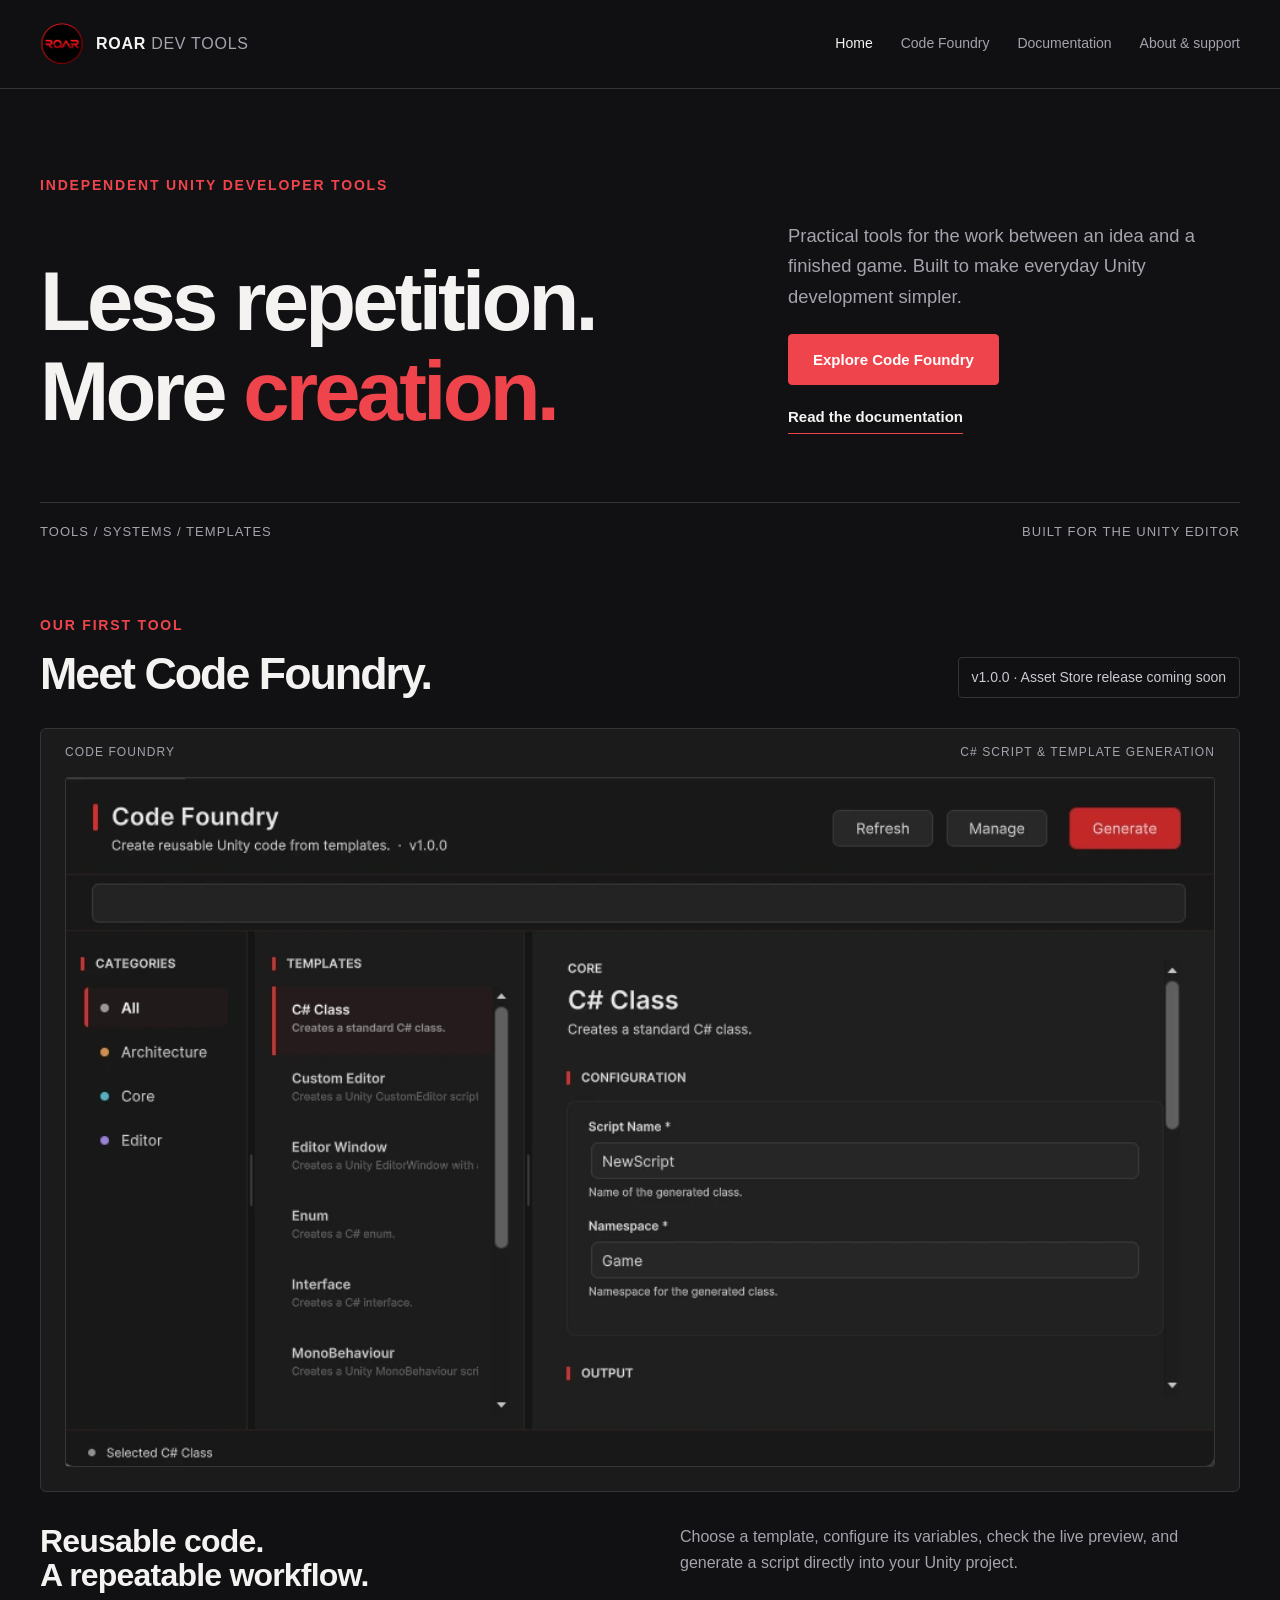
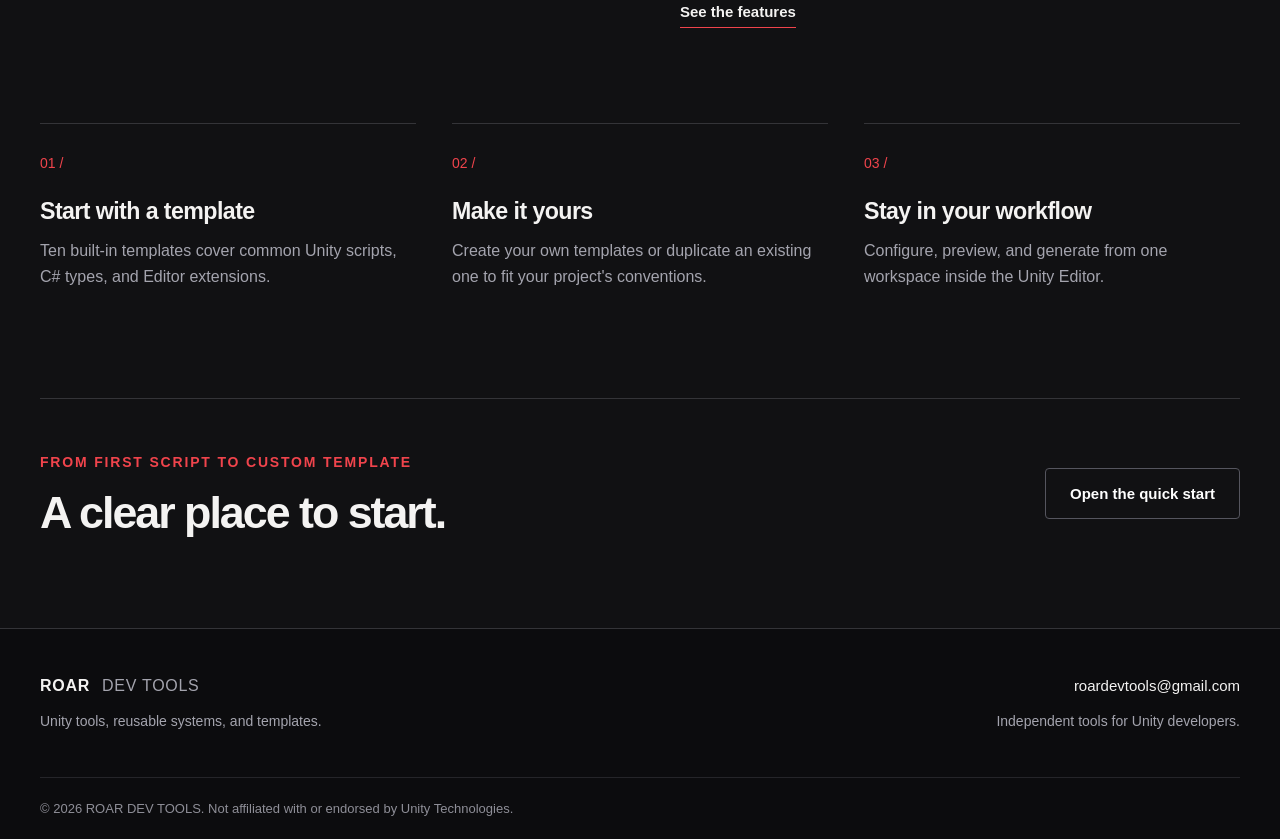
<file: index.html>
<!doctype html><html lang="en"><head><meta charset="utf-8"><meta name="viewport" content="width=device-width,initial-scale=1"><title>Tools for your next build | ROAR DEV TOOLS</title><meta name="description" content="ROAR DEV TOOLS creates Unity editor tools, reusable systems, and templates. Discover Code Foundry, our C# script generation tool."><meta name="theme-color" content="#111113"><link rel="icon" href="assets/brand-mark.svg" type="image/svg+xml"><link rel="stylesheet" href="style.css"></head><body><a class="skip" href="#main">Skip to content</a><header class="site-header"><div class="shell header-inner"><a class="brand" href="index.html"><img src="assets/brand-mark.svg" alt="ROAR DEV TOOLS logo" width="44" height="44"><span>ROAR <span class="muted">DEV TOOLS</span></span></a><nav aria-label="Main navigation"><a href="index.html" aria-current="page">Home</a><a href="code-foundry.html">Code Foundry</a><a href="docs.html">Documentation</a><a href="support.html">About & support</a></nav></div></header><main id="main"><section class="hero shell"><div class="eyebrow">INDEPENDENT UNITY DEVELOPER TOOLS</div><div class="hero-grid"><div><h1>Less repetition.<br>More <em>creation.</em></h1></div><div class="hero-copy"><p>Practical tools for the work between an idea and a finished game. Built to make everyday Unity development simpler.</p><a class="button" href="code-foundry.html">Explore Code Foundry</a><a class="text-link" href="docs.html">Read the documentation</a></div></div><div class="hero-rule"><span>TOOLS / SYSTEMS / TEMPLATES</span><span>BUILT FOR THE UNITY EDITOR</span></div></section><section class="shell featured"><div class="section-heading"><div><div class="eyebrow">OUR FIRST TOOL</div><h2>Meet Code Foundry.</h2></div><span class="badge">v1.0.0 · Asset Store release coming soon</span></div><div class="product-frame"><div class="frame-top"><span>CODE FOUNDRY</span><span>C# SCRIPT & TEMPLATE GENERATION</span></div><a href="code-foundry.html"><img src="assets/editor.webp" alt="Code Foundry Unity Editor window with categories, templates, and script configuration" width="936" height="562"></a></div><div class="feature-under"><h3>Reusable code.<br>A repeatable workflow.</h3><div><p>Choose a template, configure its variables, check the live preview, and generate a script directly into your Unity project.</p><a class="text-link" href="code-foundry.html">See the features</a></div></div></section><section class="shell pillars"><article><span class="number">01 /</span><h3>Start with a template</h3><p>Ten built-in templates cover common Unity scripts, C# types, and Editor extensions.</p></article><article><span class="number">02 /</span><h3>Make it yours</h3><p>Create your own templates or duplicate an existing one to fit your project's conventions.</p></article><article><span class="number">03 /</span><h3>Stay in your workflow</h3><p>Configure, preview, and generate from one workspace inside the Unity Editor.</p></article></section><section class="shell support-strip"><div><div class="eyebrow">FROM FIRST SCRIPT TO CUSTOM TEMPLATE</div><h2>A clear place to start.</h2></div><a class="button secondary" href="docs.html">Open the quick start</a></section></main><footer><div class="shell footer-grid"><div><a class="brand" href="index.html">ROAR <span class="muted">DEV TOOLS</span></a><p>Unity tools, reusable systems, and templates.</p></div><div><a href="mailto:roardevtools@gmail.com">roardevtools@gmail.com</a><p>Independent tools for Unity developers.</p></div></div><div class="shell legal">© 2026 ROAR DEV TOOLS. Not affiliated with or endorsed by Unity Technologies.</div></footer></body></html>
</file>
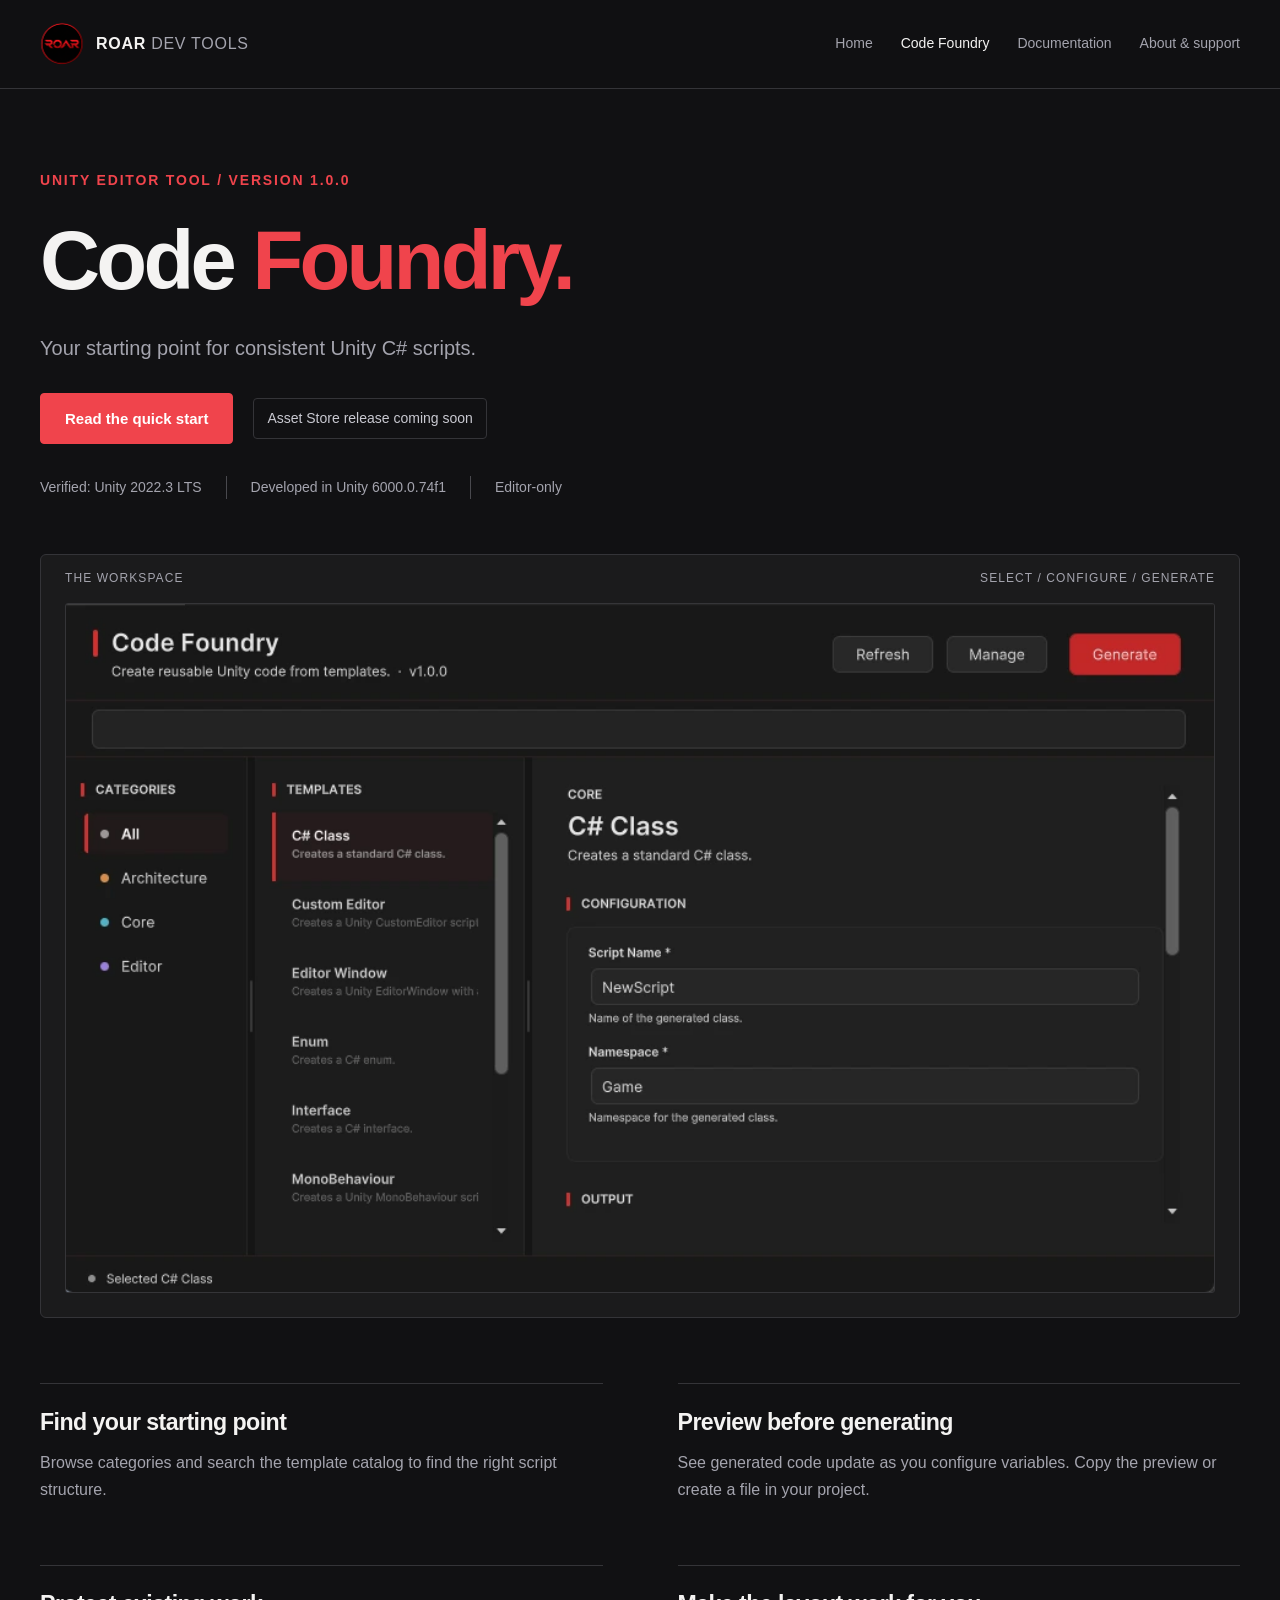
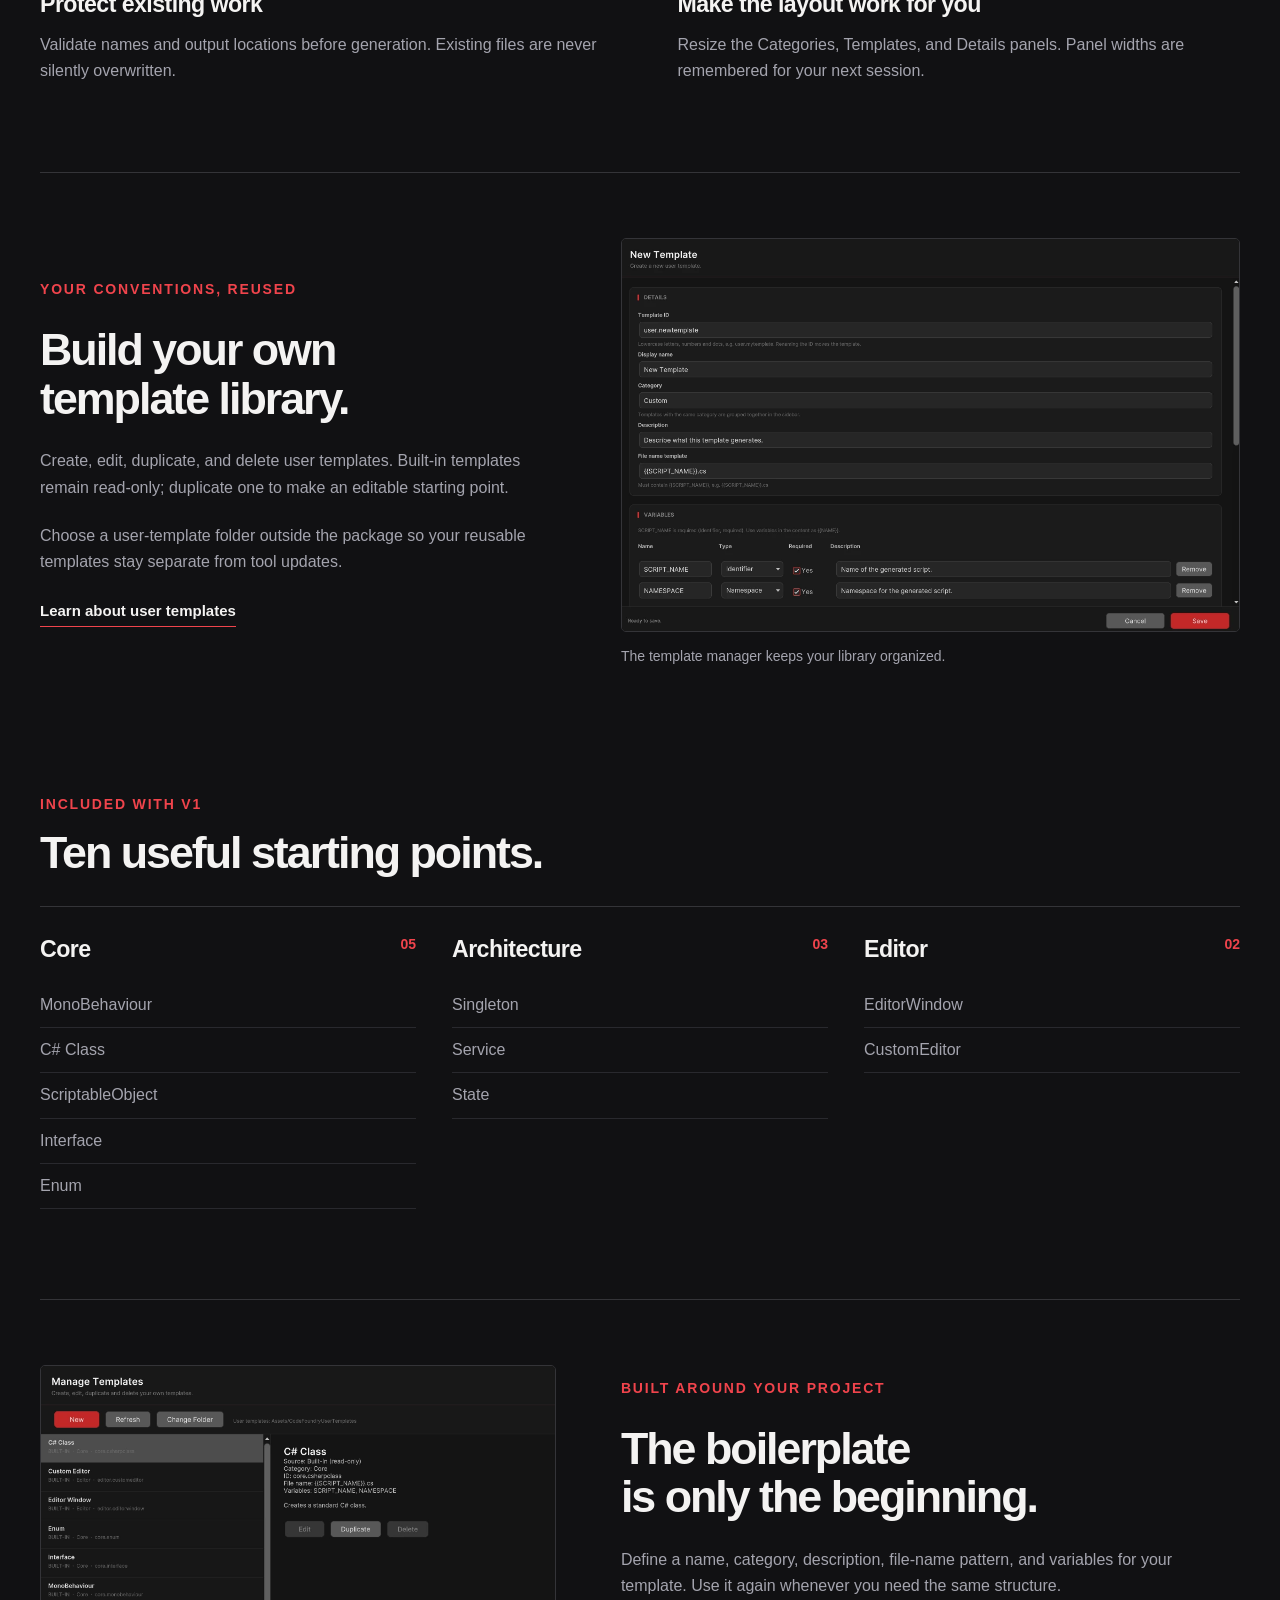
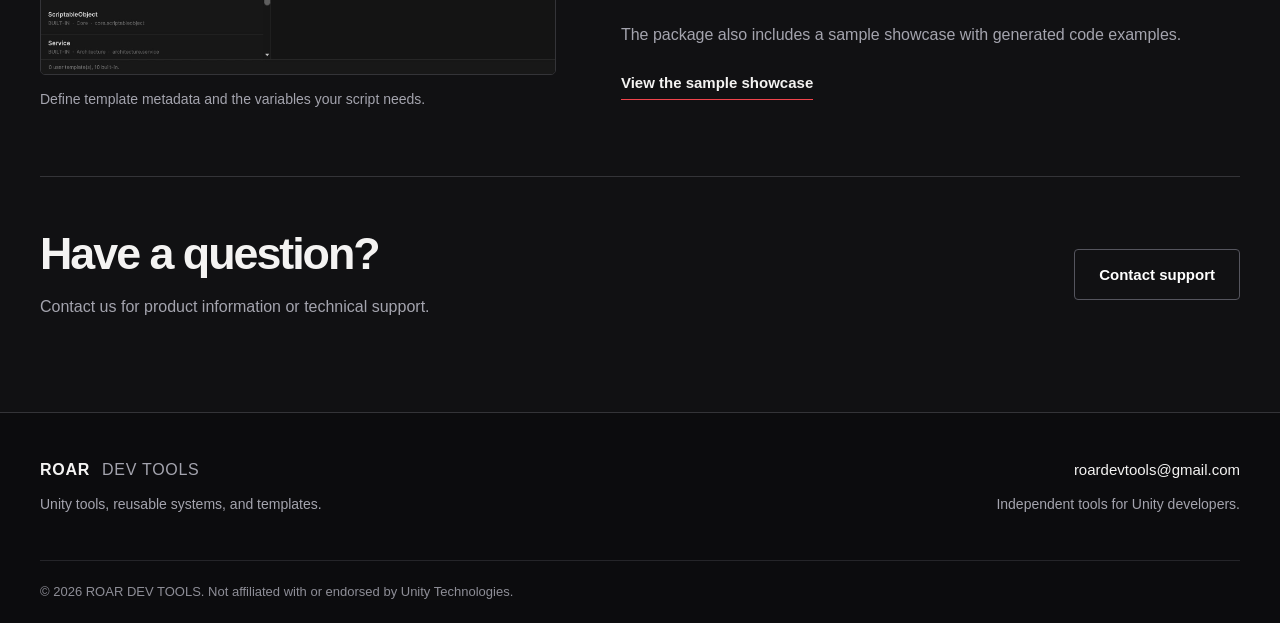
<file: code-foundry.html>
<!doctype html><html lang="en"><head><meta charset="utf-8"><meta name="viewport" content="width=device-width,initial-scale=1"><title>Code Foundry | ROAR DEV TOOLS</title><meta name="description" content="Generate Unity C# scripts with ten built-in templates, live preview, and custom template management in Code Foundry."><meta name="theme-color" content="#111113"><link rel="icon" href="assets/brand-mark.svg" type="image/svg+xml"><link rel="stylesheet" href="style.css"></head><body><a class="skip" href="#main">Skip to content</a><header class="site-header"><div class="shell header-inner"><a class="brand" href="index.html"><img src="assets/brand-mark.svg" alt="ROAR DEV TOOLS logo" width="44" height="44"><span>ROAR <span class="muted">DEV TOOLS</span></span></a><nav aria-label="Main navigation"><a href="index.html">Home</a><a href="code-foundry.html" aria-current="page">Code Foundry</a><a href="docs.html">Documentation</a><a href="support.html">About & support</a></nav></div></header><main id="main"><section class="shell page-intro"><div class="eyebrow">UNITY EDITOR TOOL / VERSION 1.0.0</div><h1>Code <em>Foundry.</em></h1><p class="lead">Your starting point for consistent Unity C# scripts.</p><div class="intro-actions"><a class="button" href="docs.html">Read the quick start</a><span class="badge">Asset Store release coming soon</span></div><div class="compat"><span>Verified: Unity 2022.3 LTS</span><span>Developed in Unity 6000.0.74f1</span><span>Editor-only</span></div></section><section class="shell"><div class="product-frame"><div class="frame-top"><span>THE WORKSPACE</span><span>SELECT / CONFIGURE / GENERATE</span></div><img src="assets/editor.webp" alt="Code Foundry's main Editor window" width="936" height="562"></div></section><section class="shell feature-grid"><article><h3>Find your starting point</h3><p>Browse categories and search the template catalog to find the right script structure.</p></article><article><h3>Preview before generating</h3><p>See generated code update as you configure variables. Copy the preview or create a file in your project.</p></article><article><h3>Protect existing work</h3><p>Validate names and output locations before generation. Existing files are never silently overwritten.</p></article><article><h3>Make the layout work for you</h3><p>Resize the Categories, Templates, and Details panels. Panel widths are remembered for your next session.</p></article></section><section class="shell split-section"><div><div class="eyebrow">YOUR CONVENTIONS, REUSED</div><h2>Build your own<br>template library.</h2><p>Create, edit, duplicate, and delete user templates. Built-in templates remain read-only; duplicate one to make an editable starting point.</p><p>Choose a user-template folder outside the package so your reusable templates stay separate from tool updates.</p><a class="text-link" href="docs.html#user-templates">Learn about user templates</a></div><figure><img src="assets/template-manager.webp" alt="Template manager showing built-in templates, Duplicate action, and Change Folder control" width="935" height="559" loading="lazy"><figcaption>The template manager keeps your library organized.</figcaption></figure></section><section class="shell template-section"><div class="section-heading"><div><div class="eyebrow">INCLUDED WITH V1</div><h2>Ten useful starting points.</h2></div></div><div class="template-groups"><article><h3>Core <span>05</span></h3><ul><li>MonoBehaviour</li><li>C# Class</li><li>ScriptableObject</li><li>Interface</li><li>Enum</li></ul></article><article><h3>Architecture <span>03</span></h3><ul><li>Singleton</li><li>Service</li><li>State</li></ul></article><article><h3>Editor <span>02</span></h3><ul><li>EditorWindow</li><li>CustomEditor</li></ul></article></div></section><section class="shell split-section"><figure><img src="assets/template-editor.webp" alt="New Template editor with metadata and configurable variable definitions" width="1157" height="733" loading="lazy"><figcaption>Define template metadata and the variables your script needs.</figcaption></figure><div><div class="eyebrow">BUILT AROUND YOUR PROJECT</div><h2>The boilerplate<br>is only the beginning.</h2><p>Define a name, category, description, file-name pattern, and variables for your template. Use it again whenever you need the same structure.</p><p>The package also includes a sample showcase with generated code examples.</p><a class="text-link" href="assets/demo.webp">View the sample showcase</a></div></section><section class="shell support-strip"><div><h2>Have a question?</h2><p>Contact us for product information or technical support.</p></div><a class="button secondary" href="support.html">Contact support</a></section></main><footer><div class="shell footer-grid"><div><a class="brand" href="index.html">ROAR <span class="muted">DEV TOOLS</span></a><p>Unity tools, reusable systems, and templates.</p></div><div><a href="mailto:roardevtools@gmail.com">roardevtools@gmail.com</a><p>Independent tools for Unity developers.</p></div></div><div class="shell legal">© 2026 ROAR DEV TOOLS. Not affiliated with or endorsed by Unity Technologies.</div></footer></body></html>
</file>
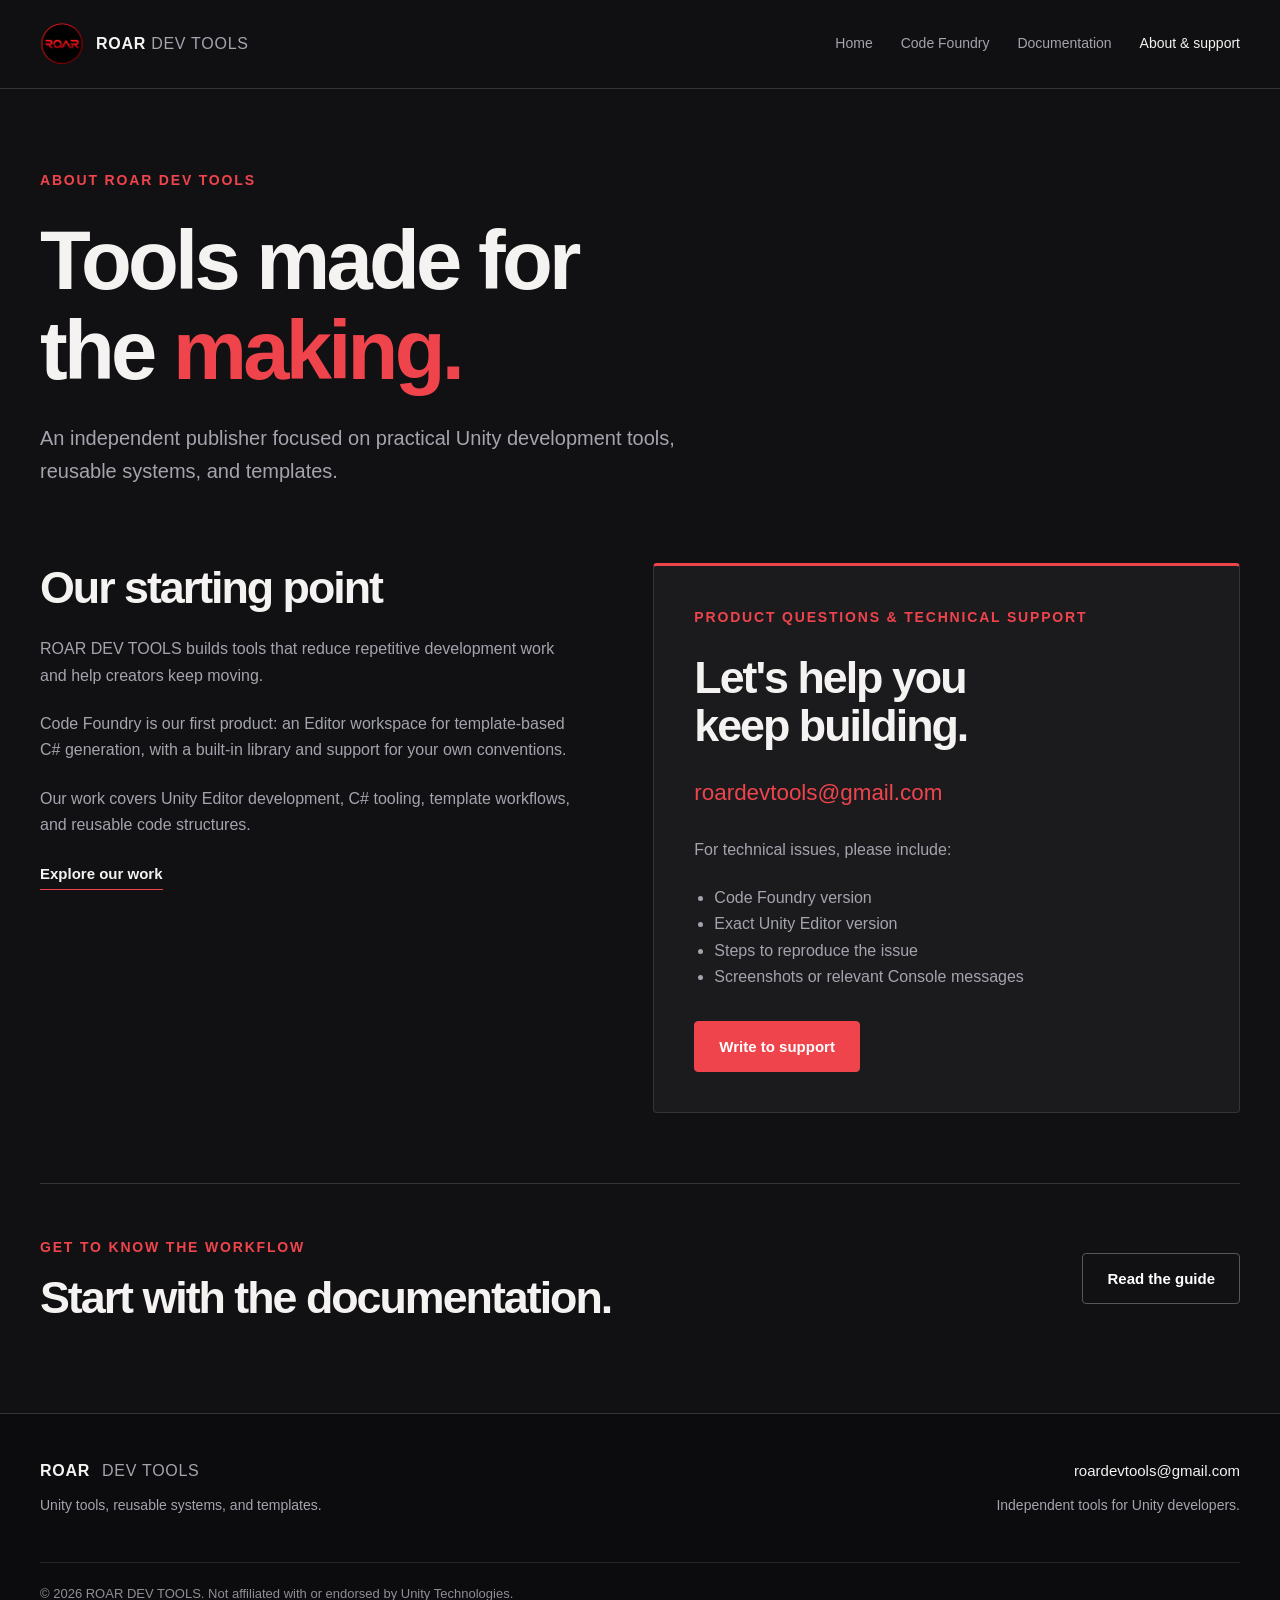
<file: support.html>
<!doctype html><html lang="en"><head><meta charset="utf-8"><meta name="viewport" content="width=device-width,initial-scale=1"><title>About & support | ROAR DEV TOOLS</title><meta name="description" content="Learn about ROAR DEV TOOLS and contact Code Foundry support at roardevtools@gmail.com."><meta name="theme-color" content="#111113"><link rel="icon" href="assets/brand-mark.svg" type="image/svg+xml"><link rel="stylesheet" href="style.css"></head><body><a class="skip" href="#main">Skip to content</a><header class="site-header"><div class="shell header-inner"><a class="brand" href="index.html"><img src="assets/brand-mark.svg" alt="ROAR DEV TOOLS logo" width="44" height="44"><span>ROAR <span class="muted">DEV TOOLS</span></span></a><nav aria-label="Main navigation"><a href="index.html">Home</a><a href="code-foundry.html">Code Foundry</a><a href="docs.html">Documentation</a><a href="support.html" aria-current="page">About & support</a></nav></div></header><main id="main"><section class="shell page-intro"><div class="eyebrow">ABOUT ROAR DEV TOOLS</div><h1>Tools made for<br>the <em>making.</em></h1><p class="lead">An independent publisher focused on practical Unity development tools, reusable systems, and templates.</p></section><section class="shell about-grid"><div><h2>Our starting point</h2><p>ROAR DEV TOOLS builds tools that reduce repetitive development work and help creators keep moving.</p><p>Code Foundry is our first product: an Editor workspace for template-based C# generation, with a built-in library and support for your own conventions.</p><p>Our work covers Unity Editor development, C# tooling, template workflows, and reusable code structures.</p><a class="text-link" href="code-foundry.html">Explore our work</a></div><div class="contact-card"><div class="eyebrow">PRODUCT QUESTIONS & TECHNICAL SUPPORT</div><h2>Let's help you<br>keep building.</h2><a class="email" href="mailto:roardevtools@gmail.com">roardevtools@gmail.com</a><p>For technical issues, please include:</p><ul><li>Code Foundry version</li><li>Exact Unity Editor version</li><li>Steps to reproduce the issue</li><li>Screenshots or relevant Console messages</li></ul><a class="button" href="mailto:roardevtools@gmail.com?subject=Code%20Foundry%20Support">Write to support</a></div></section><section class="shell support-strip"><div><div class="eyebrow">GET TO KNOW THE WORKFLOW</div><h2>Start with the documentation.</h2></div><a class="button secondary" href="docs.html">Read the guide</a></section></main><footer><div class="shell footer-grid"><div><a class="brand" href="index.html">ROAR <span class="muted">DEV TOOLS</span></a><p>Unity tools, reusable systems, and templates.</p></div><div><a href="mailto:roardevtools@gmail.com">roardevtools@gmail.com</a><p>Independent tools for Unity developers.</p></div></div><div class="shell legal">© 2026 ROAR DEV TOOLS. Not affiliated with or endorsed by Unity Technologies.</div></footer></body></html>
</file>
<file: style.css>
:root{color-scheme:dark;--bg:#111113;--panel:#1b1b1e;--line:#343438;--text:#f4f3f2;--muted:#a4a4ae;--red:#f0444c}*{box-sizing:border-box}html{scroll-behavior:smooth;scroll-padding-top:110px}body{margin:0;background:var(--bg);color:var(--text);font-family:Arial,Helvetica,sans-serif;font-size:16px;line-height:1.65}a{color:inherit;text-decoration:none}img{max-width:100%;height:auto;display:block}p{color:var(--muted);margin:0 0 22px}h1,h2,h3{line-height:1.08;letter-spacing:-.045em;margin:0;font-weight:700}h1{font-size:clamp(3rem,6.5vw,6.5rem)}h2{font-size:clamp(2rem,3.5vw,3.4rem)}h3{font-size:1.45rem;letter-spacing:-.025em}em{color:var(--red);font-style:normal}.shell{width:min(1200px,calc(100% - 80px));margin-inline:auto}.muted{color:var(--muted)}.site-header{position:sticky;top:0;z-index:20;background:#111113f5;border-bottom:1px solid var(--line);backdrop-filter:blur(14px)}.header-inner{min-height:88px;display:flex;align-items:center;justify-content:space-between;gap:24px}.brand{display:flex;align-items:center;gap:12px;font-size:1rem;letter-spacing:.045em;font-weight:700;white-space:nowrap}.brand img{border-radius:50%}.brand .muted{font-weight:400}.site-header nav{display:flex;align-items:center;gap:28px;font-size:.875rem}.site-header nav a{color:var(--muted);padding:28px 0}.site-header nav a:hover,.site-header nav a[aria-current]{color:var(--text)}a:focus-visible,summary:focus-visible{outline:2px solid var(--red);outline-offset:6px}.skip{position:absolute;top:-80px;background:var(--red);padding:10px;z-index:100}.skip:focus{top:5px}.eyebrow{font-size:.875rem;letter-spacing:.13em;font-weight:700;color:var(--red);margin-bottom:24px}.hero{padding-top:85px}.hero-grid{display:grid;grid-template-columns:1.5fr 1fr;gap:70px;align-items:end}.hero-copy{padding-bottom:3px;max-width:410px}.hero-copy p{font-size:1.15rem}.button{display:inline-flex;justify-content:center;align-items:center;padding:14px 24px;background:var(--red);color:#fff;font-weight:700;font-size:.9375rem;border:1px solid var(--red);border-radius:4px;line-height:1.4;transition:background .18s}.button:hover{background:#ca2935;border-color:#ca2935}.button.secondary{background:transparent;border-color:#55555e}.button.secondary:hover{background:var(--panel)}.text-link{display:inline-block;font-size:.9375rem;font-weight:700;border-bottom:1px solid var(--red);padding-bottom:3px}.hero-copy .text-link{margin-top:20px;display:table}.hero-rule{display:flex;justify-content:space-between;border-top:1px solid var(--line);margin-top:65px;padding-top:18px;font-size:.8125rem;color:var(--muted);letter-spacing:.08em}.featured{padding-top:72px}.section-heading{display:flex;align-items:end;justify-content:space-between;gap:28px;margin-bottom:30px}.section-heading .eyebrow{margin-bottom:12px}.badge{display:inline-block;padding:8px 13px;border:1px solid var(--line);color:#c9c9d1;font-size:.875rem;border-radius:4px}.product-frame{border:1px solid var(--line);background:#1b1b1c;padding:0 24px 24px;border-radius:6px;overflow:hidden}.frame-top{min-height:48px;display:flex;justify-content:space-between;align-items:center;font-size:.75rem;letter-spacing:.09em;color:var(--muted);gap:20px}.product-frame img{width:100%;border:1px solid #353538;border-radius:3px}.feature-under{display:grid;grid-template-columns:1fr 1fr;gap:80px;padding:32px 0 0}.feature-under h3{font-size:2rem}.pillars{display:grid;grid-template-columns:repeat(3,1fr);gap:36px;padding-top:95px;padding-bottom:85px}.pillars article{border-top:1px solid var(--line);padding-top:26px}.number{font-size:.875rem;color:var(--red)}.pillars h3{margin:22px 0 14px}.support-strip{border-top:1px solid var(--line);display:flex;justify-content:space-between;align-items:center;gap:30px;padding-block:52px}.support-strip .eyebrow{margin-bottom:14px}.support-strip p{margin:16px 0 0}.support-strip .button{flex-shrink:0}footer{border-top:1px solid var(--line);margin-top:40px;padding-top:44px;background:#0c0c0e}.footer-grid{display:grid;grid-template-columns:1fr 1fr;gap:40px}.footer-grid p{font-size:.875rem;margin-top:10px}.footer-grid>div:last-child{text-align:right}.footer-grid>div:last-child a{font-size:.9375rem}.legal{border-top:1px solid #252529;margin-top:22px;padding-block:20px;color:#8e8e97;font-size:.8125rem}.page-intro{padding-block:80px 55px}.page-intro .lead{font-size:1.25rem;max-width:660px;margin:26px 0 0}.intro-actions{display:flex;align-items:center;gap:20px;flex-wrap:wrap;margin-top:28px}.compat{display:flex;gap:24px;flex-wrap:wrap;color:var(--muted);font-size:.875rem;margin-top:32px}.compat span+span{border-left:1px solid #49494e;padding-left:24px}.feature-grid{display:grid;grid-template-columns:repeat(2,1fr);gap:40px 75px;padding-block:65px}.feature-grid article{border-top:1px solid var(--line);padding-top:26px}.feature-grid h3{margin-bottom:15px}.split-section{display:grid;grid-template-columns:1fr 1.2fr;align-items:center;gap:65px;padding-block:65px;border-top:1px solid var(--line)}.split-section h2{margin-bottom:26px}figure{margin:0;min-width:0}figure img{border:1px solid var(--line);border-radius:5px;width:100%}figcaption{color:var(--muted);font-size:.875rem;margin-top:13px}.template-section{padding-block:60px}.template-groups{display:grid;grid-template-columns:repeat(3,1fr);border-top:1px solid var(--line);gap:36px}.template-groups article{padding:30px 0}.template-groups h3{display:flex;justify-content:space-between}.template-groups h3 span{color:var(--red);font-size:.875rem;letter-spacing:0}.template-groups ul{list-style:none;margin:20px 0 0;padding:0;color:var(--muted)}.template-groups li{padding:9px 0;border-bottom:1px solid #29292e}.docs-layout{display:grid;grid-template-columns:210px minmax(0,1fr);gap:75px;padding-bottom:55px}.docs-nav{display:flex;flex-direction:column;gap:17px;align-self:start;position:sticky;top:120px;border-left:2px solid var(--red);padding-left:20px;font-size:.9375rem;color:var(--muted)}.docs-nav a:hover{color:white}.docs-content section{padding-bottom:42px;margin-bottom:42px;border-bottom:1px solid var(--line);scroll-margin-top:115px}.docs-content h2{font-size:2.15rem;margin-bottom:26px}.docs-content h3{margin:28px 0 18px}.docs-content .eyebrow{margin-bottom:15px}.note{padding:20px 24px;border-left:3px solid var(--red);background:var(--panel);margin:24px 0;color:#bdbdc5}.steps{padding-left:26px}.steps li{padding-left:10px;margin-bottom:22px}.steps li::marker{color:var(--red);font-weight:700}.steps p{margin-top:5px}code{font-family:Consolas,monospace;background:#26262c;padding:3px 5px;color:#e7b2b6;overflow-wrap:anywhere}details{border-block-end:1px solid var(--line);padding:19px 0}summary{cursor:pointer;font-size:1rem;font-weight:700}details p{margin:16px 0 0}.docs-content section:last-child>.button{margin-top:25px}.about-grid{display:grid;grid-template-columns:1fr 1.1fr;gap:80px;padding-block:20px 70px}.about-grid h2{margin-bottom:25px}.contact-card{padding:40px;background:var(--panel);border:1px solid var(--line);border-top:3px solid var(--red);border-radius:4px}.contact-card ul{color:var(--muted);padding-left:20px;margin-bottom:30px}.email{font-size:clamp(1rem,2vw,1.4rem);color:var(--red);display:block;margin:25px 0;overflow-wrap:anywhere}
@media(min-width:1450px){.shell{width:min(1280px,calc(100% - 100px))}}@media(max-width:900px){.shell{width:calc(100% - 40px)}.header-inner{flex-wrap:wrap;padding:17px 0;gap:10px}.site-header nav{gap:22px;flex-wrap:wrap}.site-header nav a{padding:5px 0}.hero{padding-top:55px}.hero-grid{grid-template-columns:1fr;gap:30px}.hero-copy{max-width:600px}.hero-rule{margin-top:40px}.section-heading{align-items:start;flex-direction:column;gap:16px}.feature-under{gap:35px}.pillars{gap:25px;padding-top:60px}.split-section{gap:35px}.docs-layout{grid-template-columns:155px minmax(0,1fr);gap:35px}.about-grid{gap:35px}.contact-card{padding:25px}.page-intro{padding-top:55px}}
@media(max-width:600px){html{scroll-padding-top:145px}.shell{width:calc(100% - 36px)}.brand{font-size:.875rem}.brand img{width:36px;height:36px}.site-header nav{gap:14px;font-size:.875rem}.hero h1{font-size:3.2rem}.hero-rule{gap:15px;align-items:start;font-size:.75rem}.hero-rule span:last-child{text-align:right}.featured{padding-top:45px}.frame-top{font-size:.75rem;flex-wrap:wrap;gap:3px;padding-block:10px}.product-frame{padding:0 9px 9px}.feature-under,.pillars,.feature-grid,.split-section,.template-groups,.about-grid,.footer-grid{grid-template-columns:1fr}.feature-under{gap:20px}.pillars{gap:20px;padding-bottom:40px}.pillars h3{margin-top:15px}.support-strip{align-items:start;flex-direction:column;padding-block:35px}.footer-grid>div:last-child{text-align:left}.page-intro{padding-block:45px 35px}.compat{gap:12px;flex-direction:column}.compat span+span{border:0;padding:0}.split-section{padding-block:40px}.feature-grid{gap:24px;padding-block:40px}.template-groups{gap:0}.template-groups article{padding-block:22px}.docs-layout{grid-template-columns:1fr;gap:36px}.docs-nav{position:static;flex-direction:row;flex-wrap:wrap;gap:12px 20px}.docs-content section{scroll-margin-top:145px}.about-grid{gap:35px}.intro-actions .badge{font-size:.8125rem}}
@media(prefers-reduced-motion:reduce){html{scroll-behavior:auto}.button{transition:none}}
</file>
